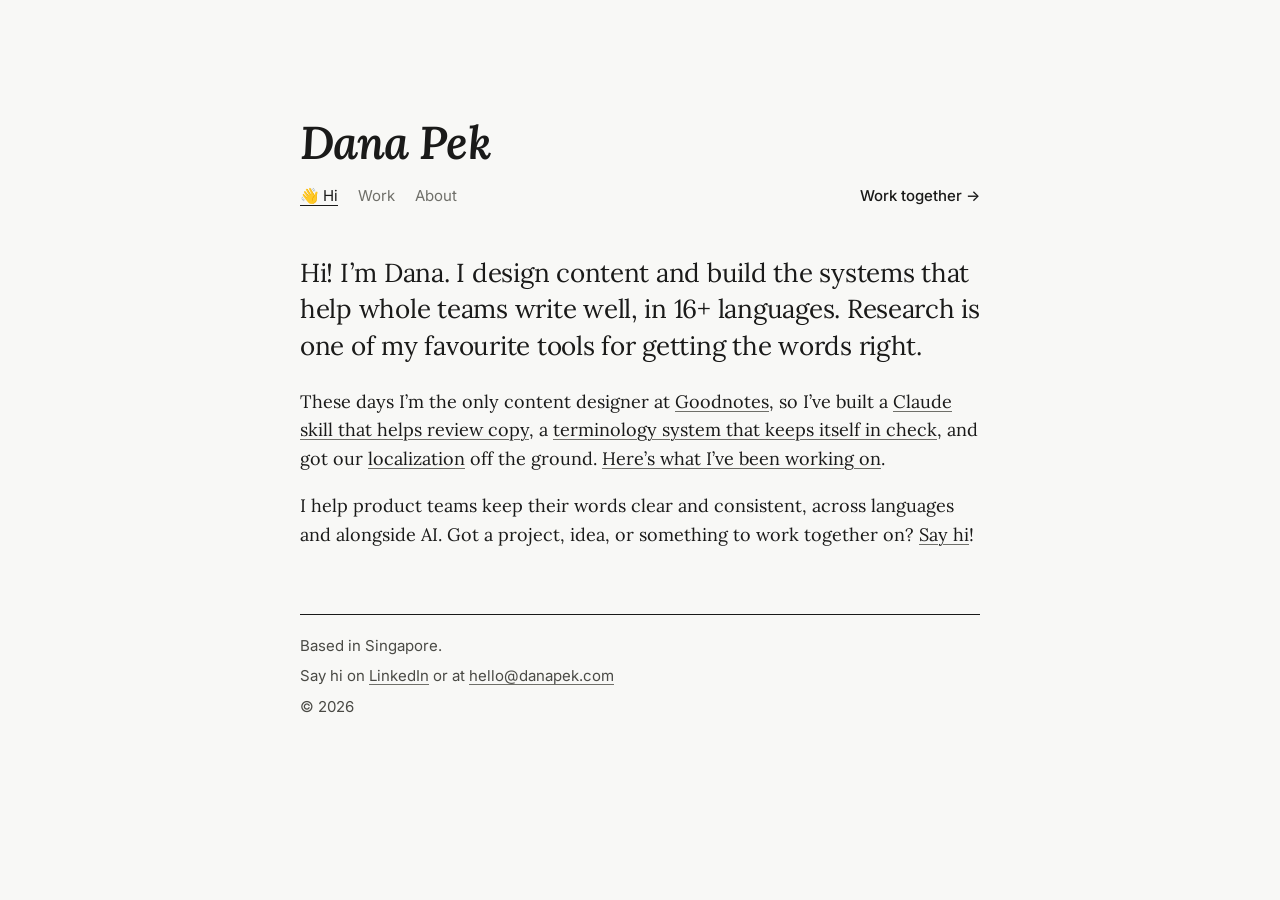
<file: index.html>
<!doctype html>
<html lang="en">
<head>
<meta charset="utf-8">
<meta name="viewport" content="width=device-width, initial-scale=1, viewport-fit=cover">
<link rel="icon" href="favicon.svg" type="image/svg+xml">
<link rel="icon" href="favicon.ico" sizes="32x32">
<link rel="apple-touch-icon" href="apple-touch-icon.png">
<title>Dana Pek | Content Engineer</title>
<meta name="claude:viewport-fit-sides" content="cover">
<meta name="description" content="Dana Pek, content engineer. Language systems, terminology, AI content tooling and localization for products in 16+ languages. Open to new roles and to working together on projects.">
<link rel="canonical" href="https://danapek.com/">
<meta property="og:type" content="website">
<meta property="og:title" content="Dana Pek, content engineer">
<meta property="og:description" content="Dana Pek, content engineer. Language systems, terminology, AI content tooling and localization for products in 16+ languages. Open to new roles and to working together on projects.">
<meta property="og:url" content="https://danapek.com/">
<meta property="og:image" content="https://danapek.com/img/running.jpg">
<meta name="twitter:card" content="summary_large_image">
<link rel="preconnect" href="https://fonts.googleapis.com">
<link rel="preconnect" href="https://fonts.gstatic.com" crossorigin>
<link rel="stylesheet" href="https://fonts.googleapis.com/css2?family=Lora:ital,wght@0,400;0,500;1,400;1,600&family=Inter:wght@400;500&display=swap">
<style>
/* ============================================================
   Dana Pek: visual system
   One reading column. Serif carries the writing; sans is only
   for small details and controls. Six type sizes, no others.
   ============================================================ */
:root{
  color-scheme:light;

  /* Colour */
  --bg:#F8F8F6;      /* paper */
  --ink:#1A1A19;     /* headings, titles, prose */
  --body:#4A4A45;    /* descriptions, lists, supporting text */
  --muted:#6F6F69;   /* details: dates, tags, captions, inactive nav */
  --line:#DCDCD6;    /* rules between rows */
  --hl:#FFF1A8;      /* highlighter, used sparingly */

  /* Families */
  --serif:"Lora", Georgia, "Times New Roman", serif;
  --sans:"Inter", system-ui, -apple-system, "Segoe UI", sans-serif;

  /* Type scale: the only six sizes on the site */
  --t-display: italic 600 clamp(38px,5vw,46px)/1.1 var(--serif); /* your name */
  --t-lead:    400 clamp(22px,2.6vw,26px)/1.4 var(--serif);       /* opening paragraph of each page */
  --t-heading: italic 400 clamp(22px,2.6vw,26px)/1.3 var(--serif);/* section headings */
  --t-title:   500 clamp(19px,2vw,21px)/1.3 var(--serif);         /* project, package and row titles */
  --t-body:    400 18px/1.6 var(--serif);                         /* all reading text */
  --t-ui:      400 15px/1.5 var(--sans);                          /* nav, filters, footer */
  --t-meta:    400 14px/1.5 var(--sans);                          /* dates, tags, captions, labels */

  /* Spacing */
  --s-1:4px; --s-2:8px; --s-3:12px; --s-4:16px; --s-5:20px; --s-6:32px; --s-7:48px; --s-8:64px;
  --measure:720px;
}
*{box-sizing:border-box}
body{background:var(--bg);color:var(--ink);font:var(--t-body);-webkit-font-smoothing:antialiased}
a{color:inherit;text-decoration:underline;text-decoration-thickness:1px;text-underline-offset:3px;text-decoration-color:var(--muted)}
a:hover{text-decoration-color:var(--ink)}
:focus-visible{outline:2px solid var(--ink);outline-offset:3px}

/* Page frame */
.page{max-width:var(--measure);margin:0 auto;padding-left:max(20px, env(safe-area-inset-left, 0px));padding-right:max(20px, env(safe-area-inset-right, 0px));padding-block:clamp(48px,9vw,110px) var(--s-7)}
h1{font:var(--t-display);letter-spacing:-.02em;margin:0}
nav{margin-top:var(--s-4);font:var(--t-ui);display:flex;flex-wrap:wrap;gap:var(--s-1) var(--s-5)}
nav a{color:var(--muted);text-decoration:none}
nav a:hover{color:var(--ink)}
nav a[aria-current="page"]{color:var(--ink);text-decoration:underline;text-underline-offset:4px}
/* Primary link: the one call to action. Separated and in ink, never a filled button. */
a.cta{color:var(--ink);font:500 15px/1.5 var(--sans);text-decoration:none}
a.cta::after{content:" →"}
a.cta:hover{text-decoration:underline;text-underline-offset:4px}
nav a.cta{margin-left:auto}
.view .pkg p.go{margin:16px 0 0}
.page > footer{margin-top:var(--s-8);padding-top:var(--s-5);border-top:1px solid var(--ink);font:var(--t-ui);color:var(--body)}
.page > footer p{margin:0 0 var(--s-2)}

/* Text */
.view{margin-top:var(--s-7)}
.view p{margin:0 0 1em;text-wrap:pretty}
.view p.lead{font:var(--t-lead);letter-spacing:-.01em;color:var(--ink);margin-bottom:.9em}
h2{font:var(--t-heading);color:var(--ink);margin:var(--s-8) 0 var(--s-4)}
.view p.away{margin-top:var(--s-8)}
.todo{background:var(--hl);padding:0 3px}
.draft,.draft-inline{display:none}
.drafts .draft{display:block}
.drafts .draft-inline{display:inline}

/* Bullet list (any list of points) */
.offer,.fit,.proj ul{margin:0 0 1em;padding-left:1.1em;color:var(--body)}
.offer li,.fit li,.proj li{margin-bottom:var(--s-1)}
.offer li::marker,.fit li::marker,.proj li::marker{color:var(--muted)}
.proj li b{font-weight:600;color:var(--ink)}

/* Row: the core component. Title, meta line, description, rule between. */
.list{list-style:none;margin:0;padding:0}
.list li{display:block;padding:var(--s-5) 0;border-bottom:1px solid var(--line)}
.list li:first-child{border-top:1px solid var(--line)}
.list li[hidden],.featured .proj[hidden]{display:none}
.list .lt,.proj .pt,.pkg h3{display:block;font:var(--t-title);color:var(--ink);margin:0}
.list .s,.proj .pm,.view .pkg p.dur{display:block;font:var(--t-meta);color:var(--muted);margin:2px 0 var(--s-1)}
.list small,.proj .po,.view .pkg p{display:block;font:var(--t-body);color:var(--body);margin:0;padding-right:52px}
.pill::before{content:"· "}
.rows .pkg{padding:var(--s-5) 0;border-top:1px solid var(--line)}
.rows .pkg:last-child{border-bottom:1px solid var(--line)}
.start .offer{margin:12px 52px 0 0}
@media (max-width:540px){.start .offer{margin-right:0}}
.view .pkg p.rel{font:var(--t-meta);color:var(--muted);margin-top:var(--s-2)}
@media (max-width:540px){.list small,.proj .po,.view .pkg p{padding-right:0}}

/* Expandable row */
.featured{display:grid}
.proj{border-top:1px solid var(--line);scroll-margin-top:24px}
.proj summary{list-style:none;cursor:pointer;display:grid;grid-template-columns:minmax(0,1fr) auto;gap:var(--s-4);align-items:start;padding:var(--s-5) 0}
.proj summary::-webkit-details-marker{display:none}
.proj summary:focus-visible{outline:2px solid var(--ink);outline-offset:2px}
.proj summary:focus:not(:focus-visible){outline:none}
.proj .sum{display:block;min-width:0}
.proj summary:hover .pt{text-decoration:underline;text-decoration-thickness:1px;text-underline-offset:4px}
.proj .tog{width:28px;height:28px;border:1px solid var(--line);border-radius:50%;position:relative;margin-top:2px}
.proj .tog::before,.proj .tog::after{content:"";position:absolute;left:50%;top:50%;width:11px;height:1.5px;background:var(--ink);transform:translate(-50%,-50%)}
.proj .tog::after{transform:translate(-50%,-50%) rotate(90deg);transition:opacity .2s}
.proj[open] .tog::after{opacity:0}
.proj summary:hover .tog{border-color:var(--muted)}
.proj .body{padding:0 52px var(--s-6) 0;color:var(--body)}
.view .proj p.prob{color:var(--ink);margin:0 0 var(--s-3)}
.view .proj p.meta.tags{font:var(--t-meta);color:var(--body);margin:var(--s-5) 0 0}
.view .proj p.call{margin:0 0 1em;padding-left:var(--s-4);border-left:2px solid var(--ink)}
.proj p.call b{font-weight:600;color:var(--ink)}
@media (max-width:540px){.proj .body{padding-right:0}}

/* Filters */
.pills{display:flex;flex-wrap:wrap;gap:var(--s-1) var(--s-4);margin:0 0 var(--s-5);font:var(--t-ui);color:var(--muted)}
.pills::before{content:"Show:"}
.pills button{font:inherit;color:var(--muted);background:none;border:0;padding:0;cursor:pointer}
.pills button:hover{color:var(--ink)}
.pills button[aria-pressed="true"]{color:var(--ink);text-decoration:underline;text-underline-offset:4px;text-decoration-thickness:1px}

/* Numbered steps */
.steps{list-style:none;counter-reset:s;margin:0;padding:0}
.steps li{counter-increment:s;display:grid;grid-template-columns:32px minmax(0,1fr);padding:var(--s-3) 0;border-top:1px solid var(--line);color:var(--body)}
.steps li:last-child{border-bottom:1px solid var(--line)}
.steps li::before{content:counter(s);font:var(--t-meta);color:var(--muted);padding-top:3px}

/* Label / value table */
.know{display:grid;grid-template-columns:140px minmax(0,1fr);margin:0}
.know dt,.know dd{padding:var(--s-3) 0;border-top:1px solid var(--line);margin:0}
.know dt{font:var(--t-meta);color:var(--muted);padding-top:15px}
.know dd{color:var(--body)}
.know dt:last-of-type,.know dd:last-of-type{border-bottom:1px solid var(--line)}
@media (max-width:540px){.know{grid-template-columns:1fr}.know dd{border-top:0;padding-top:0}.know dt:last-of-type{border-bottom:0}}

/* Images */
figure{margin:var(--s-5) 0 0}
.proj figure img{display:block;width:100%;height:auto;border:1px solid var(--line);background:#fff}
.proj .gal{display:grid;grid-template-columns:1fr 1fr;gap:var(--s-5);margin-top:var(--s-5)}
.proj .gal figure{margin:0}
.proj .gal .wide{grid-column:1/-1}
.proj .gal img{aspect-ratio:1/1;object-fit:cover}
.proj .gal .wide img{aspect-ratio:auto}
@media (max-width:640px){.proj .gal{grid-template-columns:1fr}}
figcaption{font:var(--t-meta);color:var(--muted);margin-top:var(--s-2)}
.photos{display:grid;grid-template-columns:repeat(3,minmax(0,1fr));gap:var(--s-3);margin-top:var(--s-2)}
.photos figure{margin:0;min-width:0}
.photos .ph{aspect-ratio:4/5;max-width:100%;background:#EDEDE8;display:flex;align-items:center;justify-content:center;font:var(--t-meta);color:var(--muted);text-align:center;padding:var(--s-2)}
.photos img{display:block;width:100%;aspect-ratio:4/5;object-fit:cover}
.photos figcaption{margin-top:6px}
@media (max-width:600px){.photos{grid-template-columns:repeat(2,minmax(0,1fr))}}

/* Quote */
.quote{margin:0 0 var(--s-5);padding-left:var(--s-5);border-left:2px solid var(--line)}
.view .quote p{font-style:italic;margin:0 0 6px}
.quote footer{font:var(--t-meta);color:var(--muted)}
/* Motion figures (scoped to .mo): shared engine, three demos */
.mo .s3 .u .old{opacity:0;transform:translateY(-6px);filter:blur(2px)}
.mo .s3 .u .new{opacity:1;transform:none;filter:none}
.mo .on3 .u .mark{background-size:100% 100%}
.mo .arex.s1 .t .new,.mo .skill.s1 .t .new{color:inherit}
.mo .arex,.mo .skill{font-family:var(--sans);color:#1f1f1f;max-width:380px}
.mo .arex .sheet-h{display:flex;gap:10px;align-items:flex-start;font:600 16px/1.35 var(--sans);margin-bottom:12px}
.mo .arex .info{background:#eef3ff;color:#2f55d4;border-radius:10px;padding:12px 14px;font-size:13px;line-height:1.5;margin-bottom:12px}
.mo .arex .slots{display:grid;grid-template-columns:1fr 1fr;gap:8px;margin-bottom:14px}
.mo .arex .slots span{border:1px solid #ddd;border-radius:8px;text-align:center;font-size:12px;padding:7px 0;color:#444}
.mo .arex .acard{border:1px solid #e6e6e6;border-radius:12px;padding:12px 14px;font-size:13px;line-height:1.5}
.mo .arex .acard b{display:block;font-size:14px;margin-bottom:6px}
.mo .idtag{display:inline-block;font:500 10px/1 var(--sans);color:#6f6f69;border:1px solid #dcdcd6;border-radius:3px;padding:2px 5px;margin-bottom:4px;letter-spacing:.02em}
.mo .notes b{font-weight:500;color:inherit}
.mo .skill .dlg{border:1px solid #e6e6e6;border-radius:14px;padding:20px;background:#fff}
.mo .skill .title{font:600 17px/1.35 var(--sans);margin-bottom:6px}
.mo .skill .sub{font-size:14px;color:#555;line-height:1.5;margin:0 0 16px}
.mo .skill .btn{display:inline-block;background:#1f1f1f;color:#fff;border-radius:8px;padding:8px 14px;font:500 13px/1.3 var(--sans);transition:outline-color .4s ease;outline:3px solid transparent;outline-offset:2px}
.mo .skill.on3 .btn{outline-color:var(--hl)}
.mo .mocap a{color:inherit}
/* ---------- The motion figure ---------- */
.mo{margin:var(--s-5) 0 0}
.mo .stage{border:1px solid var(--line);background:#fff;display:grid;grid-template-columns:minmax(0,1fr) 210px;gap:var(--s-6);padding:var(--s-6)}
@media (max-width:640px){.mo .stage{grid-template-columns:1fr;gap:var(--s-5);padding:var(--s-5)}}

/* Recreated product module: keeps its own look, like a screenshot would */
.mo .app{font-family:var(--sans);color:#1f1f1f;max-width:380px}
.mo .app .rt{display:flex;align-items:baseline;gap:6px;margin-bottom:18px}
.mo .app .rt b{font:600 34px/1 var(--sans);letter-spacing:-.5px}
.mo .app .rt span{font-size:13px;color:#666}
.mo .app .rt .stars{color:#f09b1a;font-size:16px;letter-spacing:1px;margin-left:6px}
.mo .head{display:grid;grid-template-columns:28px 1fr;column-gap:10px;align-items:center;margin-bottom:12px}
.mo .icon{grid-row:span 2;width:28px;height:28px;position:relative}
.mo .icon svg{position:absolute;inset:0;transition:opacity .5s ease, transform .5s ease}
.mo .swap{position:relative;display:inline-grid}
.mo .swap > span{grid-area:1/1;transition:opacity .45s ease, transform .45s ease, filter .45s ease}
.mo .swap .new{opacity:0;transform:translateY(6px);filter:blur(2px)}
.mo .title{font:600 18px/1.3 var(--sans)}
.mo .sub{font-size:13px;color:#666;margin-top:2px}
.mo .mark{background-image:linear-gradient(var(--hl),var(--hl));background-repeat:no-repeat;background-size:0% 100%;background-position:left;transition:background-size .5s ease;padding:0 2px;margin:0 -2px}
.mo .card{border-radius:14px;padding:14px 16px;background:#f1f1f1;transition:background-color .6s ease}
.mo .card .ct{display:flex;justify-content:space-between;font:600 15px/1.3 var(--sans);margin-bottom:6px}
.mo .count{font-weight:400;font-size:13px;color:#777;transition:opacity .45s ease}
.mo .card p{font:400 14px/1.5 var(--sans);margin:0;color:#2a2a2a}
.mo .fb{display:flex;gap:16px;margin-top:10px;font-size:12px;color:#666;transition:opacity .45s ease}
.mo .fb > span{display:inline-flex;align-items:center;gap:4px}
.mo .fb svg{width:14px;height:14px}
.mo .fb .lbl{display:inline-block;max-width:7em;overflow:hidden;white-space:nowrap;transition:opacity .45s ease, max-width .5s ease}

/* After state */
.mo .s1 .t .old,.mo .s2 .s .old{opacity:0;transform:translateY(-6px);filter:blur(2px)}
.mo .s1 .t .new,.mo .s2 .s .new{opacity:1;transform:none;filter:none}
.mo .s1 .icon .i-old{opacity:0;transform:scale(.8)}
.mo .s1 .icon .i-new{opacity:1;transform:none}
.mo .icon .i-new{opacity:0;transform:scale(.8)}
.mo .s1 .t .new{color:#2b2f9e}
.mo .s3 .count{opacity:0}
.mo .done .card{background:#f1f4fb}
.mo .done .fb .lbl{opacity:0;max-width:0}
.mo .on1 .t .mark,.mo .on2 .s .mark,.mo .on3 .count-mark{background-size:100% 100%}

/* Notes: numbered, in Dana's voice, taken from the Work page */
.mo .notes{list-style:none;margin:0;padding:0;font:var(--t-meta);color:var(--muted);counter-reset:n}
.mo .notes li{counter-increment:n;padding:var(--s-3) 0;border-top:1px solid var(--line);transition:color .4s ease}
.mo .notes li:last-child{border-bottom:1px solid var(--line)}
.mo .notes li::before{content:counter(n) "  ";color:var(--muted)}
.mo .notes li.active{color:var(--ink)}
.mo .notes .tag{color:var(--muted)}
.mo .notes .tag::after{content:"\A";white-space:pre}
.mo .notes .tag.blocker{color:var(--ink);font-weight:500}
.mo .figlabel{font:var(--t-meta);color:var(--muted);margin:0 0 var(--s-2);opacity:0;transition:opacity .4s ease}
.mo .stage:has(.app.done) .figlabel{opacity:1}
.mo .state{font:var(--t-meta);color:var(--muted);margin:0 0 var(--s-3)}

/* Caption + controls under the frame */
.mo .mocap{font:var(--t-meta);color:var(--muted);margin-top:var(--s-2);display:flex;flex-wrap:wrap;justify-content:space-between;gap:var(--s-2) var(--s-4)}
.mo .ctl{display:flex;gap:var(--s-4)}
.mo .ctl button{font:var(--t-meta);color:var(--muted);background:none;border:0;padding:0;cursor:pointer;text-decoration:underline;text-decoration-thickness:1px;text-underline-offset:3px}
.mo .ctl button[aria-pressed="true"]{color:var(--ink)}
.mo .ctl button:focus-visible{outline:1px solid var(--ink);outline-offset:3px}
.mo .sr{position:absolute;width:1px;height:1px;overflow:hidden;clip:rect(0 0 0 0);white-space:nowrap}


@media (prefers-reduced-motion: reduce){.mo *,.mo *::before,.mo *::after{transition:none !important}}
.mo{margin:var(--s-5) 0 0}
.mo .stage{grid-template-columns:minmax(0,1fr) 180px}
@media (max-width:640px){.mo .stage{grid-template-columns:1fr}}

</style>
</head>
<body>

<div class="page">
  <header>
    <h1>Dana Pek</h1>
    <nav aria-label="Pages">
      <a href="#hi" data-v="hi">👋 Hi</a>
      <a href="#work" data-v="work">Work</a>
      <a href="#about" data-v="about">About</a>
      <a href="#collaborate" data-v="collaborate" class="cta">Work together</a>
    </nav>
  </header>

  <main>
    <!-- HOME -->
    <section class="view" id="v-hi">
      <p class="lead">Hi! I’m Dana. I design content and build the systems that help whole teams write well, in 16+ languages. Research is one of my favourite tools for getting the words right.</p>
      <p>These days I’m the only content designer at <a href="https://www.goodnotes.com" target="_blank" rel="noopener">Goodnotes</a>, so I’ve built a <a href="#claude-skill">Claude skill that helps review copy</a>, a <a href="#terminology">terminology system that keeps itself in check</a>, and got our <a href="#localization">localization</a> off the ground. <a href="#work">Here’s what I’ve been working on</a>.</p>
      <p>I help product teams keep their words clear and consistent, across languages and alongside AI. Got a project, idea, or something to work together on? <a href="mailto:hello@danapek.com">Say hi</a>!</p>
    </section>

    <!-- WORK -->
    <section class="view" id="v-work" hidden>
      <p class="lead">A few things I’ve made lately. Happy to walk you through any of them over a call.</p>
      <div class="pills" id="pills" role="group" aria-label="Filter by category"></div>
      <div class="featured" id="featured"></div>
      <ul class="list full" id="work-list"></ul>
    </section>

    <!-- ABOUT -->
    <section class="view" id="v-about" hidden>
      <p class="lead">I design content and build content systems and tools at Goodnotes, used by 25M+ people a month.</p>
      <p>Before this, I helped make it easier for 20M monthly travellers to book trips at Klook, simplified investing with Longbridge, and improved access to maths education with Oppia. In a past life, I worked in defence policy at Singapore’s Ministry of Defence, and studied English literature and history at uni. Both turned out surprisingly useful for negotiating language, systems and ambiguities.</p>
      <p>Research has always been part of how I work. At Klook it took up about a third of my time. I’d rather test a word with real people than argue about it in a meeting.</p>
      <h2>What I go deep on</h2>
      <p>Content design and content engineering:</p>
      <ul class="offer">
        <li>Designing how an agent talks: what it says, when it asks, when it hands over, and what it won’t do</li>
        <li>Writing the system prompts and reference files that shape how a model behaves</li>
        <li>Terminology and taxonomies that people and AI can both read</li>
        <li>Regular quality checks on AI-written copy, so we know what’s getting better and what isn’t</li>
        <li>AI workflows that connect Slack, Notion, Claude and n8n, to take the grunt work off everyone’s plate</li>
      </ul>
      <h2>What I bring alongside it</h2>
      <ul class="offer">
        <li>User research: interviews, usability tests, card sorts and content testing. I started Klook’s research practice from scratch.</li>
        <li>Localization: working with translators and vendors, and getting source copy ready for 16+ languages</li>
        <li>Information architecture: page structures and templates that hold up as products grow</li>
        <li>Copy experiments and A/B tests, using behavioural principles like loss aversion and reward framing</li>
        <li>Accessible copy, written to WCAG 2.1</li>
        <li>Getting product, design, marketing, legal, compliance and localization on the same page, early</li>
        <li>Leading writers: hiring, onboarding and coaching, with a competency framework to grow against</li>
      </ul>
      <dl class="know">
        <dt>Languages</dt><dd>English (native), Chinese (bilingual), Japanese (JLPT N2)</dd>
        <dt>Tools</dt><dd>GitHub (string files, Actions, CI checks), Notion, n8n, Claude, Figma, Maze</dd>
        <dt>Research</dt><dd>Content testing, usability testing, interviews, card sorts, cloze and highlighter tests; 20+ studies across 10+ markets</dd>
      </dl>
      <p class="away">Outside of work, I spend as much time away from my computer as possible: hiking, running, training, doing and teaching Pilates, travelling, taking pictures, reading, and learning Japanese and French.</p>
      <div class="photos" id="photos" aria-label="Photos"></div>
    </section>

    <!-- FREELANCE -->
    <section class="view" id="v-collaborate" hidden>
      <p class="lead">I love helping product teams whose words need to work in more than one language, or alongside AI.</p>
      <p>I can probably help if:</p>
      <ul class="fit">
        <li>you don’t have a content designer yet, and your product reads like five people wrote it</li>
        <li>you’re launching AI features and want them to sound right and behave predictably</li>
        <li>you’re going multilingual and want to get the source right first</li>
      </ul>

      <h2>Start here</h2>
      <div class="pkgs rows start">
        <div class="pkg">
          <h3>Terminology audit and glossary setup</h3>
          <p class="dur">2 to 3 weeks · fixed price</p>
          <p>I look at how your product names things across screens, languages and AI output, then set up a glossary that your team and your tools can both use.</p>
          <ul class="offer">
            <li>An audit of the terms you use today, with the inconsistencies that matter most</li>
            <li>A starter glossary of your core terms, with approved and avoided versions, and notes for translators and AI</li>
            <li>A simple way to keep it up to date, in the tools you already use</li>
            <li>A walkthrough, so your team can run it without me</li>
          </ul>
          <p class="go"><a class="cta" href="mailto:hello@danapek.com?subject=Terminology%20audit">Say hi to get started</a></p>
          <p class="rel">Related: <a href="#terminology">terminology system</a></p>
        </div>
      </div>

      <h2>Other ways to work together</h2>
      <div class="pkgs rows">
        <div class="pkg">
          <h3>Build your language system</h3>
          <p class="dur">4 to 8 weeks · fixed price</p>
          <p>Terminology, voice and tone principles, and templates, set up in the tools you already use. I can also build a Claude skill that checks copy against them, so the system keeps working after I leave.</p>
          <p class="rel">Related: <a href="#terminology">terminology system</a>, <a href="#claude-skill">content design skill</a></p>
        </div>
        <div class="pkg">
          <h3>Content for AI features</h3>
          <p class="dur">3 to 6 weeks · fixed price</p>
          <p>Agent persona and behaviour, system prompts and reference files, and a rubric for checking AI output quality, backed by user testing.</p>
          <p class="rel">Related: <a href="#klook-reviews">Klook’s first AI features</a></p>
        </div>
        <div class="pkg">
          <h3>Localization readiness</h3>
          <p class="dur">2 to 4 weeks · fixed price</p>
          <p>Translation-ready source copy, string conventions, context for translators and checks in your CI, in English, Chinese or Japanese.</p>
          <p class="rel">Related: <a href="#localization">scaling localization across 16+ languages</a></p>
        </div>
        <div class="pkg">
          <h3>Notification and email overhaul</h3>
          <p class="dur">3 to 6 weeks · fixed price</p>
          <p>I audit your emails, texts and push notifications, map every scenario, and turn them into clear templates your team can reuse. We test them before launch and check the numbers after.</p>
          <p class="rel">Related: <a href="#pre-trip">pre-trip messaging at Klook</a></p>
        </div>
        <div class="pkg">
          <h3>Ongoing support</h3>
          <p class="dur">Monthly</p>
          <p>Copy reviews, content testing and keeping your terminology up to date, for teams that want a content designer part time.</p>
        </div>
      </div>

      <h2>How it works</h2>
      <ol class="steps">
        <li>You send me a quick note about your product and what’s bugging you.</li>
        <li>We hop on a 30-minute call.</li>
        <li>I send a short proposal with scope, timeline and a fixed price.</li>
        <li>I work in your tools: Figma, GitHub, Notion, Slack.</li>
        <li>I hand over everything with a walkthrough, so your team can run it without me.</li>
      </ol>

      <h2>What people say</h2>
      <blockquote class="quote"><p>“When Dana first joined Klook, I sent her a UX writing request. It was long and chunky. She simply rewrote it as ‘We’ll keep you updated.’ That moment showed me the power of great UX writing, and Dana’s instinct for clarity and user focus. […] Dana quickly became a user research lead and was later invited to conduct interviews at Klook’s Travel Fest in Sydney!”</p><footer>Penny T, Content designer, ex-colleague at Klook</footer></blockquote>
      <blockquote class="quote"><p>“Exceeded expectations [with her 0-1 research] very useful for B2C and B2B platform design.”</p><footer>Kathy C, Product manager, ex-colleague at Klook</footer></blockquote>
      <blockquote class="quote"><p>“Useful insights that helped clarify design direction and provided useful suggestions to improve the user experience. Dana also provided UX writing solutions to improve the B2B experience. This was not an easy thing to achieve.”</p><footer>Kelsey J, Product designer, ex-colleague at Klook</footer></blockquote>

      <h2>Good to know</h2>
      <dl class="know">
        <dt>Based in</dt><dd>Singapore, working remotely across Asia, Europe and US time zones</dd>
        <dt>Languages</dt><dd>English, Chinese, Japanese</dd>
        <dt>Rates</dt><dd>Fixed price per project, shared after our first call</dd>
      </dl>

      <h2>Get in touch</h2>
      <p>Say hi at <a href="mailto:hello@danapek.com">hello@danapek.com</a>. Tell me a little about your product, the languages you work in, what’s not working and when you’d like to start.</p>
    </section>
  <template id="tpl-motion-arex">
<figure class="mo" id="mo-arex-fig" aria-labelledby="mo-arex-cap">
      <div class="stage">
        <div>
          <p class="state" id="mo-arex-state" aria-hidden="true">Before</p>
          <div class="app arex" id="mo-arex-app" role="img" aria-label="Ticket activation for Seoul’s AREX airport train. Before: a sheet titled Departure time selection with one long rule. After: titled Activate your ticket, with three short facts, and a clearer status card. Each string is tagged with its text ID.">
            <div class="sheet-h"><span aria-hidden="true">✕</span><span class="t"><span class="idtag">120022</span><br><span class="swap"><span class="old"><span class="mark">Departure time selection</span></span><span class="new"><span class="mark">Activate your ticket</span></span></span></span></div>
            <div class="info s"><span class="idtag">120023</span><br><span class="swap"><span class="old"><span class="mark">Tickets should be activated on the day of travel, and cannot be changed after activation. Select your preferred departure period, and seats on the earliest available train will be automatically reserved. If no trains are available, please try another departure period.</span></span><span class="new"><span class="mark">Select a departure time to activate your ticket. You can do this up to 2 months before your departure date. Changes aren’t allowed after. Seats will be automatically reserved.</span></span></span></div>
            <div class="slots" aria-hidden="true"><span>06:00–06:40</span><span>06:40–07:20</span><span>07:20–08:00</span><span>08:00–08:40</span></div>
            <div class="acard u"><b>Status: To be activated</b><span class="idtag">120018</span><br><span class="swap"><span class="old"><span class="mark">Activate your ticket: Starting from 2 months before your departure date. As demand for AREX is high, we recommend reserving your train in advance.</span></span><span class="new"><span class="mark">Activate your ticket by reserving your train. You can do this up to 2 months before your departure date. As demand for AREX is high, we recommend reserving your train in advance.</span></span></span></div>
          </div>
        </div>
        <ol class="notes" id="mo-arex-notes">
          <li data-step="1"><b>120022</b> The title says what you’re doing: “Activate your ticket”.</li>
          <li data-step="2"><b>120023</b> One long rule became three short facts: when, what can’t change, what happens next.</li>
          <li data-step="3"><b>120018</b> The status card says how to activate before the reminder about demand.</li>
        </ol>
      </div>
      <figcaption class="mocap">
        <span id="mo-arex-cap">Ticket activation for Seoul’s airport train, string by string. <a href="img/arex-activation.png" target="_blank" rel="noopener">See the working board</a></span>
        <span class="ctl">
          <button type="button" id="mo-arex-b-before" aria-pressed="true">Before</button>
          <button type="button" id="mo-arex-b-after" aria-pressed="false">After</button>
          <button type="button" id="mo-arex-b-play" aria-pressed="false">Play</button>
        </span>
      </figcaption>
      <p class="sr" aria-live="polite" id="mo-arex-live"></p>
    </figure>
</template>
<template id="tpl-motion-skill">
<figure class="mo" id="mo-skill-fig" aria-labelledby="mo-skill-cap">
      <div class="stage">
        <div>
          <p class="state" id="mo-skill-state" aria-hidden="true">Input</p>
          <div class="app skill" id="mo-skill-app" role="img" aria-label="Illustrative example of the content design skill reviewing an error dialog. It flags a tone blocker and two suggestions, for clarity and consistency, suggests rewrites, then posts the review to Figma as annotations: Oops! Something went wrong becomes We couldn’t save your note; Please try again later becomes Check your connection, then try again; OK becomes Try again.">
            <div class="dlg">
              <div class="title t"><span class="swap"><span class="old"><span class="mark">Oops! Something went wrong</span></span><span class="new"><span class="mark">We couldn’t save your note</span></span></span></div>
              <div class="sub s"><span class="swap"><span class="old"><span class="mark">Please try again later.</span></span><span class="new"><span class="mark">Check your connection, then try again.</span></span></span></div>
              <div class="btns"><span class="btn u"><span class="swap"><span class="old">OK</span><span class="new">Try again</span></span></span></div>
            </div>
          </div>
        </div>
        <div class="anno">
          <p class="figlabel" aria-hidden="true">Figma · Copy review</p>
          <ol class="notes" id="mo-skill-notes">
            <li data-step="1"><span class="tag blocker">Blocker</span><b>Tone</b> “Oops” makes light of a lost note. Say what happened.</li>
            <li data-step="2"><span class="tag">Suggestion</span><b>Clarity</b> “Try again later” leaves people stuck. Tell them what to do.</li>
            <li data-step="3"><span class="tag">Suggestion</span><b>Consistency</b> Buttons name the action, not “OK”.</li>
          </ol>
        </div>
      </div>
      <figcaption class="mocap">
        <span id="mo-skill-cap">Illustrative example: the skill flags copy against our principles, suggests rewrites, then posts its review to Figma as annotations. Not real Goodnotes copy.</span>
        <span class="ctl">
          <button type="button" id="mo-skill-b-before" aria-pressed="true">Before</button>
          <button type="button" id="mo-skill-b-after" aria-pressed="false">After</button>
          <button type="button" id="mo-skill-b-play" aria-pressed="false">Play</button>
        </span>
      </figcaption>
      <p class="sr" aria-live="polite" id="mo-skill-live"></p>
    </figure>
</template>
<template id="tpl-motion-term">
<figure class="mo" id="mo-term-fig" aria-labelledby="mo-term-cap">
      <div class="stage">
        <div>
          <p class="state" id="mo-term-state" aria-hidden="true">Draft</p>
          <div class="app skill" id="mo-term-app" role="img" aria-label="Illustrative example of a draft string checked against the glossary, with invented terms. Turn on Cloud Vault becomes Turn on Backup; Your files stay safe in your Locker becomes Your files stay safe in your library; Start free trial becomes Try Plus for 7 days.">
            <div class="dlg">
              <div class="title t"><span class="swap"><span class="old"><span class="mark">Turn on Cloud Vault</span></span><span class="new"><span class="mark">Turn on Backup</span></span></span></div>
              <div class="sub s"><span class="swap"><span class="old"><span class="mark">Your files stay safe in your Locker.</span></span><span class="new"><span class="mark">Your files stay safe in your library.</span></span></span></div>
              <div class="btns"><span class="btn u"><span class="swap"><span class="old">Start free trial</span><span class="new">Try Plus for 7 days</span></span></span></div>
            </div>
          </div>
        </div>
        <ol class="notes" id="mo-term-notes">
          <li data-step="1"><b>Internal name</b> “Cloud Vault” is what the team calls it. People see “Backup”.</li>
          <li data-step="2"><b>Deprecated</b> “Locker” was retired. Use “library”.</li>
          <li data-step="3"><b>Usage note</b> Name the plan and the length. Say “free” only when no card is needed.</li>
        </ol>
      </div>
      <figcaption class="mocap">
        <span id="mo-term-cap">Illustrative example: a draft string checked against glossary entries. Invented terms, not real Goodnotes ones.</span>
        <span class="ctl">
          <button type="button" id="mo-term-b-before" aria-pressed="true">Before</button>
          <button type="button" id="mo-term-b-after" aria-pressed="false">After</button>
          <button type="button" id="mo-term-b-play" aria-pressed="false">Play</button>
        </span>
      </figcaption>
      <p class="sr" aria-live="polite" id="mo-term-live"></p>
    </figure>
</template>
<template id="tpl-motion-klook">
<figure class="mo" id="mo-klook-fig" aria-labelledby="mo-klook-cap">
      <div class="stage">
        <div>
          <p class="state" id="mo-klook-state" aria-hidden="true">Before</p>
          <div class="app klook" id="mo-klook-app" role="img" aria-label="A hotel reviews module. Before: titled AI Summary, subtitle Based on real guest reviews, with a 1/5 counter on the card. After: titled Reviews summary, subtitle From real reviews, powered by AI, and no counter.">
            <div class="rt"><b>4.5</b><span>/5</span><span class="stars">★★★★☆</span><span>274 reviews</span></div>
            <div class="head">
              <div class="icon" aria-hidden="true">
                <svg class="i-old" viewBox="0 0 28 28"><rect x="5" y="9" width="18" height="13" rx="5" fill="#6b5be0"/><circle cx="11" cy="15.5" r="2" fill="#fff"/><circle cx="17" cy="15.5" r="2" fill="#fff"/><line x1="14" y1="9" x2="14" y2="5" stroke="#6b5be0" stroke-width="2"/><circle cx="14" cy="4.5" r="1.8" fill="#6b5be0"/></svg>
                <svg class="i-new" viewBox="0 0 28 28"><path d="M6 4l1.2 3L10 8.2 7.2 9.4 6 12.4 4.8 9.4 2 8.2 4.8 7z" fill="#2b2f9e"/><rect x="8" y="9" width="17" height="13" rx="6.5" fill="#2b2f9e"/><rect x="12" y="13.5" width="9" height="1.6" rx=".8" fill="#fff"/><rect x="12" y="16.5" width="6" height="1.6" rx=".8" fill="#fff"/></svg>
              </div>
              <div class="title t"><span class="swap"><span class="old"><span class="mark">AI Summary</span></span><span class="new"><span class="mark">Reviews summary</span></span></span></div>
              <div class="sub s"><span class="swap"><span class="old"><span class="mark">Based on real guest reviews</span> ⓘ</span><span class="new"><span class="mark">From real reviews, powered by AI</span> ⓘ</span></span></div>
            </div>
            <div class="card">
              <div class="ct">Overall impression <span class="count"><span class="mark count-mark">1/5</span></span></div>
              <p>A great choice for a comfortable stay in Osaka. The modern rooms, friendly staff, and convenient location provide a relaxing and enjoyable experience. (10 reviews)</p>
              <div class="fb" aria-hidden="true"><span><svg viewBox="0 0 16 16" fill="none" stroke="currentColor" stroke-width="1.3"><path d="M5 7v7H2.5V7zM5 7l3-5c1.2 0 1.8.8 1.5 2L9 6.5h4c.8 0 1.3.7 1.1 1.4l-1.3 5c-.2.7-.8 1.1-1.5 1.1H5"/></svg><span class="lbl">Helpful</span></span><span><svg viewBox="0 0 16 16" fill="none" stroke="currentColor" stroke-width="1.3" style="transform:rotate(180deg)"><path d="M5 7v7H2.5V7zM5 7l3-5c1.2 0 1.8.8 1.5 2L9 6.5h4c.8 0 1.3.7 1.1 1.4l-1.3 5c-.2.7-.8 1.1-1.5 1.1H5"/></svg><span class="lbl">Not helpful</span></span></div>
            </div>
          </div>
        </div>
        <ol class="notes" id="mo-klook-notes">
          <li data-step="1">Renamed “AI summary” to “Reviews summary”.</li>
          <li data-step="2">Moved AI into the subtitle.</li>
          <li data-step="3">Cut numbers users couldn’t place.</li>
        </ol>
      </div>
      <figcaption class="mocap">
        <span id="mo-klook-cap">Before and after: “AI summary” became “Reviews summary”.</span>
        <span class="ctl">
          <button type="button" id="mo-klook-b-before" aria-pressed="true">Before</button>
          <button type="button" id="mo-klook-b-after" aria-pressed="false">After</button>
          <button type="button" id="mo-klook-b-play" aria-pressed="false">Play</button>
        </span>
      </figcaption>
      <p class="sr" aria-live="polite" id="mo-klook-live"></p>
    </figure>
</template>
  </main>

  <footer>
    <p>Based in Singapore.</p>
    <p>Say hi on <a href="https://www.linkedin.com/in/danapek" target="_blank" rel="noopener">LinkedIn</a> or at <a href="mailto:hello@danapek.com">hello@danapek.com</a></p>
    <p>© 2026<span id="updated"> · Updated <time datetime="__UPDATED_ISO__">__UPDATED__</time></span></p>
  </footer>
</div>

<script>
/* Full work list. Newest first. */
const WORK = [
  { s:"Goodnotes, 2026", t:"An eval loop for AI-written copy", d:"An LLM-as-judge loop that re-checks the skill’s output against our standard after every change.", k:"AI" },
  { s:"Goodnotes, 2026", t:"Testing copy with real users before it ships", d:"Label and flow tests in Maze with people in the UK, US and Germany, so wording rests on evidence.", k:"Research" },
  { s:"Goodnotes, 2026", t:"Feature naming, automated", d:"An n8n and Claude workflow that researches competitors and runs new names past Legal. Saves about 20 hours.", k:"Content ops" },
  { s:"Goodnotes, 2026", t:"An intake system for content design", d:"The team’s first Kanban workflow, service levels and request criteria.", k:"Content ops" },
  { s:"Longbridge, 2025", t:"Content strategy for AI features in a new brokerage app", d:"Chatbot, AI analysis and multilingual tools for a 0-to-1 product, written with Compliance.", k:"AI" },
  { s:"Klook, 2024–25", t:"Building Klook’s content design practice", d:"As team lead, I hired and coached UX writers, set up our standards, and got content into the UX phase.", k:"Content ops" },
  { s:"Klook, 2024–25", t:"Share previews people actually click", d:"Templates for about 35 share previews, with rules for each app from WeChat to Instagram. Click-throughs went up.", k:"Messaging" },
  { s:"Klook, 2024–25", t:"Partnering with localization across 10 languages", d:"Translator context, quality checks and a new voice and tone guide, plus a way to measure translation quality.", k:"Localization" },
  { s:"Klook, 2024", t:"One content structure for trains and buses", d:"One template for Shinkansen, Eurostar and more, built on research in four regions. It’s held since launch.", k:"Systems" },
  { s:"Oppia, 2022", t:"Onboarding for people new to apps", d:"Onboarding for learners new to apps and English, in Brazil, Sub-Saharan Africa and Pakistan. 100k+ downloads.", k:"Localization" },
];
/* Featured projects (expandable rows). hide:true keeps a project out of the featured list.
   img: path to a screenshot, e.g. "img/claude-skill-1.png". Leave "" for none.
   Text in [[double brackets]] is a placeholder, hidden until filled in. */
const FEATURED = [
  { slug:"claude-skill", k:"AI", where:"Goodnotes, 2026",
    t:"A content design skill that reviews copy and writes test variants",
    tags:["Content Engineering","AI Tooling","Prompt Engineering","Quality Evaluation"],
    alt:"The skill scoring a screen of UI copy against content principles",
    intro:"A Claude skill for grounded copy reviews without waiting for me: 100+ reviews for 20+ people since May 2026.",
    problem:"Copy review was a bottleneck. Every screen, string and experiment waited on me.",
    pts:["<b>Evaluation mode</b> scores copy against our content principles and returns flags and suggested rewrites.",
         "<b>Generative mode</b> turns a brief into A/B test variants with a rationale. Brief to testable variants went from days to minutes.",
         "It reads screens from Figma, flags terms that break [our glossary](#terminology), and can post its review back to Figma as annotations next to the design.",
         "An LLM-as-judge eval loop re-checks its output against our standard after every change, to catch regressions.",
         "It lives on Goodnotes’ internal skills marketplace, so anyone can run it."],
    call:"I kept evaluation and generation as separate modes. Combining them in one prompt made the output worse in both directions.",
    motion:"skill", fig:{ img:"", cap:"Evaluation mode: copy flagged against each principle, rewritten, then posted to Figma as annotations." } },
  { slug:"terminology", k:"Systems", where:"Goodnotes, 2026",
    t:"A terminology system built for people and AI",
    tags:["Content Engineering","Terminology Management","Content Governance","Quality Evaluation"],
    alt:"A glossary entry with internal and external names and a deprecation flag",
    intro:"One glossary for the whole org, used by 200+ people, our agencies and vendors, and the AI skills that check copy.",
    problem:"A glossary that only people can read, and that someone has to update by hand, doesn’t scale.",
    pts:["Every entry has an internal and an external name, deprecation flags and usage notes a model can act on.",
         "Product, marketing, agencies, vendors, the content design skill and the feature naming workflow all pull from the same source.",
         "Two skills keep it current: an audit that finds new terms, renames and duplicates for approval, and a weekly sync that publishes confirmed terms to the AI tools."],
    call:"I wrote usage notes precise enough for a model, not just for people. When the AI got something wrong, the fix was usually in the source doc, not the prompt.",
    motion:"term", fig:{ img:"", cap:"A draft string checked against glossary entries." } },
  { slug:"klook-research", k:"Research", where:"Klook, 2024–25",
    t:"Starting user research at Klook from scratch",
    tags:["UX Research","Content Design","Research Operations"],
    alt:"",
    intro:"Klook had no user research when I joined. In under a year, I ran 20+ studies and teams came to me.",
    problem:"Product decisions rested on assumptions, and teams didn’t yet trust research enough to wait for it.",
    pts:["Teams went from outsourcing research to an agency to sending their requests to me, alongside my UX writing work.",
         "<b>Japan transport:</b> interviews and usability tests with first-time travellers from the UK, Europe, Australia, New Zealand and the US. They knew where they were going, not which train to buy, so we made the case for organising transport by route. Nobody knew what “JR” meant, so “JR Pass” became “Japan Rail Pass”.",
         "<b>Klook Travel Fest Sydney:</b> on-site research with three colleagues, covering checkout, transport, tours and car rental. I led the platform topics. On the AI comparison tool, almost no one noticed the “VS” entry point, so we spelled out “Compare”.",
         "<b>Tours:</b> interviews, usability tests and a card sort together, because what people say isn’t always what they do. The findings shaped the listing page’s structure and what sits at the top.",
         "Piloted an AI survey tool with customers in Singapore, Japan and Indonesia, and shared what it could and couldn’t do.",
         "Trained newer researchers and built a research repository."],
    call:"I brought PMs and designers into every study: planning it together, sitting in on interviews, and a short retro after each session. They owned the findings, so the findings got built.",
    fig:{ img:"", cap:"" },
    gallery:[
      { img:"img/research-booth.jpg", alt:"A research booth called Klook Lab at Klook Travel Fest Sydney, with a sign offering a voucher for taking part", cap:"Our research booth at Klook Travel Fest Sydney. Travellers got a voucher for taking part." },
      { img:"img/research-in-person.jpg", alt:"Dana at a table with a participant, testing on a phone. Other faces are hidden.", cap:"Testing the live game with travellers at Klook Travel Fest Singapore." },
      { img:"img/research-kansai.jpg", alt:"A remote usability test on Klook’s site, searching for Kansai airport to Osaka. Participants’ faces are hidden.", cap:"A remote usability test: getting from Kansai Airport to Osaka." },
      { img:"img/research-workshop.jpg", alt:"Title slide: User interview workshop, Dana Pek, 22 May 2025", cap:"A user interview workshop I ran for colleagues." },
      { wide:true, img:"img/research-remote.jpg", alt:"Two tour pages on a phone, shared during remote sessions. Participants are hidden.", cap:"Interviews and usability tests with travellers in Taiwan and Australia, on the live app and a prototype." },
      { wide:true, img:"img/research-cardsort.jpg", alt:"A FigJam card sort of transport products, next to remote usability tests on Klook’s site", cap:"A card sort for transport categories, and remote usability tests." }
    ] },
  { slug:"gamification", k:"Growth", where:"Klook, 2024",
    t:"A game that brought lapsed buyers back",
    tags:["Content Design","Growth","UX Research"],
    alt:"Dana at a table testing the game on a phone with a traveller at Klook Travel Fest Singapore. Other faces are hidden.",
    intro:"Content for Klook’s first in-app game: about 15% more bookings per buyer, then relaunched in four more markets.",
    problem:"Product wanted to say everything at every touchpoint, and content usually arrived after the design was done.",
    pts:["Relaunched in Korea, China, Hong Kong and the Philippines on the content I designed.",
         "Joined before the wireframes were finished, and named the core ideas first: the verbs, the milestones, the rewards and the story from the first tap.",
         "Mapped every touchpoint with product, design, marketing, legal and localization.",
         "Tested the live game at Klook Travel Fest Singapore. Naming the prize (“stand a chance to win a 90% coupon”) beat “spin to win”, and the quick fixes went live straight away."],
    call:"I mocked up every touchpoint side by side, so everyone could see what fit on screen and what each stage needed to say. “Put it all in” turned into clear priorities.",
    fig:{ img:"img/research-in-person.jpg", cap:"Testing the live game with travellers at Klook Travel Fest Singapore." } },
  { slug:"pre-trip", k:"Messaging", where:"Klook, 2024–25",
    t:"Pre-trip messages travellers understand at a glance",
    tags:["Content Design","Lifecycle Messaging","Content Systems"],
    alt:"Ticket activation screens for the AREX airport train, with copy annotated by text ID",
    intro:"Pre-trip emails, texts and push turned into reusable templates, with fewer bad reviews and questions about changes.",
    problem:"Legacy messages didn’t match in style, tone or terms, so the same change could read three different ways.",
    pts:["Simplified the content across scenarios with senior management, product and business planning.",
         "Updated the support chatbot’s replies to match.",
         "Built a repository of templates that new cases could be added to, with tone and style guidelines.",
         "Rewrote ticket activation for Seoul’s airport train string by string, so every text ID in the flow tells the same story."],
    call:"I replaced “amendment” with “change” or “cancel”, the words travellers actually use, and made every notification clear at first glance.",
    motion:"arex", fig:{ img:"img/arex-activation.png", cap:"Ticket activation for Seoul’s airport train: each line of copy mapped to its text ID, then the English as it ships." } },
  { slug:"klook-reviews", k:"AI", where:"Klook, 2024–25",
    t:"Naming and shaping Klook’s first AI features",
    tags:["Conversational AI","Content Design","UX Research"],
    alt:"The Reviews summary module on a Klook hotel page, before and after",
    intro:"Naming and framing Klook’s first consumer AI features, from a reviews summary to “Travel buddy”, based on my own research.",
    problem:"In testing, travellers were wary of a module called “AI summary”, and worried it only showed the good reviews.",
    pts:["Ran the research myself: interviews and usability tests on prototypes I designed with content.",
         "Renamed “AI summary” to “Reviews summary”, moved AI into the subtitle, and cut numbers users couldn’t place.",
         "Kept the explainer factual, and saved the friendly voice for the chat interface.",
         "Carried lessons from testing in Australia into Travel buddy: clearer entry points and a reassuring, conversational persona."],
    call:"Senior management wanted “AI assistant” or “Travel homie”. With the PM, I laid out why “Travel buddy” worked better across our markets, in tone and at scale, so the name was decided on reasons, not seniority.",
    motion:"klook", fig:{ img:"img/klook-reviews.png", cap:"Before and after: “AI summary” became “Reviews summary”." } },
  { slug:"localization", k:"Localization", where:"Goodnotes, 2026",
    t:"Scaling localization across 16+ languages",
    tags:["Localization","Content Operations","Multilingual Content"],
    alt:"A string file in GitHub next to a passing CI check",
    intro:"I expanded my scope to get Goodnotes’ localization off the ground across 16+ languages, for more consistent copy.",
    problem:"Translation context depended on whoever wrote the pull request, and nobody owned translation quality.",
    pts:["Strings live in GitHub, where I work with our translation vendor directly.",
         "Translators get context with every string.",
         "CI checks in GitHub Actions catch problems before release."],
    call:"I asked for an equal seat at the table with Engineering and Product: clear ownership, a shared workflow, and a set point where content quality comes in.",
    fig:{ img:"", cap:"" } },
];
const esc = s => String(s).replace(/[&<>"]/g, c => ({ "&":"&amp;","<":"&lt;",">":"&gt;",'"':"&quot;" }[c]));
const workList = document.getElementById("work-list");
workList.innerHTML = WORK.map(w =>
  `<li data-k="${esc(w.k)}"><span class="lt">${esc(w.t)}</span><span class="s">${esc(w.s)} <span class="pill">${esc(w.k)}</span></span><small>${esc(w.d)}</small></li>`).join("");
const cats = ["All", ...new Set(["AI","Systems","Messaging","Growth","Localization","Research","Content ops"].concat(WORK.map(w => w.k)))];
const pills = document.getElementById("pills");
pills.innerHTML = cats.map((c,i) => `<button type="button" id="cat-${i}" data-k="${esc(c)}" aria-pressed="${c === "All"}">${esc(c)}</button>`).join("");
pills.addEventListener("click", e => {
  const b = e.target.closest("button"); if (!b) return;
  pills.querySelectorAll("button").forEach(x => x.setAttribute("aria-pressed", x === b));
  document.querySelectorAll("#work-list li, #featured .proj").forEach(li => li.hidden = !(b.dataset.k === "All" || li.dataset.k === b.dataset.k));
});

/* Set to true to see every unfinished placeholder while editing. */
const SHOW_TODOS = false;
{ const u = document.getElementById("updated"); if (u && u.textContent.includes("__")) u.remove(); }
document.documentElement.classList.toggle("drafts", SHOW_TODOS);
const hasTodo = s => /\[\[/.test(s);
const txt = s => esc(s).replace(/\[\[(.*?)\]\]/g, '<span class="todo">[$1]</span>');
const txtb = s => txt(s).replace(/&lt;b&gt;(.*?)&lt;\/b&gt;/g, '<b>$1</b>').replace(/\[([^\]]+)\]\((#[a-z-]+)\)/g, '<a href="$2">$1</a>');
const keep = t => SHOW_TODOS || !hasTodo(t);
document.getElementById("featured").innerHTML = FEATURED.filter(f => !f.hide).map(f => {
  const pts = (f.pts || []).filter(keep);
  const callTxt = f.call && keep(f.call) ? f.call : "";
  const fig = f.fig && f.fig.img ? f.fig : null;
  return `<details class="proj" id="p-${f.slug}" data-k="${esc(f.k)}">
    <summary>
      <span class="sum">
        <span class="pt">${esc(f.t)}</span>
        <span class="pm">${esc(f.where)} · ${esc(f.k)}</span>
        <span class="po">${txt(f.intro)}</span>
      </span>
      <span class="tog" aria-hidden="true"></span>
    </summary>
    <div class="body">
    ${f.problem && keep(f.problem) ? `<p class="prob">${txt(f.problem)}</p>` : ""}
    ${pts.length ? `<ul>${pts.map(t => `<li>${txtb(t)}</li>`).join("")}</ul>` : ""}
    ${callTxt ? `<p class="call"><b>The call I made:</b> ${txt(callTxt)}</p>` : ""}
    ${f.motion ? `<div data-motion="${f.motion}"></div>` : fig ? `<figure><img src="${esc(fig.img)}" alt="${esc(f.alt)}" loading="lazy">${fig.cap ? `<figcaption>${esc(fig.cap)}</figcaption>` : ""}</figure>` : ""}
    ${f.gallery && f.gallery.length ? `<div class="gal">${f.gallery.map(g => `<figure${g.wide ? ' class="wide"' : ""}><img src="${esc(g.img)}" alt="${esc(g.alt || "")}"${g.pos ? ` style="object-position:${esc(g.pos)}"` : ""} loading="lazy">${g.cap ? `<figcaption>${esc(g.cap)}</figcaption>` : ""}</figure>`).join("")}</div>` : ""}
    <p class="meta tags">${f.tags.map(esc).join(", ")}</p>
    </div>
  </details>`;
}).join("");
document.querySelectorAll("[data-motion]").forEach(el => el.replaceWith(document.getElementById("tpl-motion-" + el.dataset.motion).content.cloneNode(true)));
function initMotion(pfx, L){
  const $ = id => document.getElementById(pfx + "-" + id);
  const app = $("app"); if (!app) return;
  const base = app.className;
  const notes = [...document.querySelectorAll("#" + pfx + "-notes li")];
  const stateEl = $("state"), bB = $("b-before"), bA = $("b-after"), bP = $("b-play"), live = $("live");
  const reduce = matchMedia("(prefers-reduced-motion: reduce)");
  const TL = [
    [0, "", 0, L.start], [1600, "on1", 1, L.start], [2400, "on1 s1", 1, L.step + " 1 of 3"],
    [4200, "s1 on2", 2, L.step + " 2 of 3"], [5000, "s1 s2 on2", 2, L.step + " 2 of 3"],
    [6800, "s1 s2 on3", 3, L.step + " 3 of 3"], [7600, "s1 s2 s3", 3, L.step + " 3 of 3"],
    [8600, "s1 s2 s3 done", 0, L.end],
  ];
  const LOOP = 12600;
  let t0 = 0, raf = 0, playing = false, visible = false, last = -1, userControl = false, autoPaused = false;
  function apply(i){
    if (i === last) return; last = i;
    const [, cls, note, label] = TL[i];
    app.className = base + " " + cls;
    notes.forEach(n => n.classList.toggle("active", note === 0 ? label === L.end : +n.dataset.step === note));
    stateEl.textContent = label;
  }
  function frame(now){ const t = (now - t0) % LOOP; let i = 0; while (i + 1 < TL.length && TL[i + 1][0] <= t) i++; apply(i); raf = requestAnimationFrame(frame); }
  function play(){ if (playing) return; playing = true; last = -1; t0 = performance.now(); raf = requestAnimationFrame(frame);
    bP.textContent = "Pause"; bP.setAttribute("aria-pressed", "true"); bB.setAttribute("aria-pressed", "false"); bA.setAttribute("aria-pressed", "false"); }
  function stop(){ playing = false; cancelAnimationFrame(raf); bP.textContent = "Play"; bP.setAttribute("aria-pressed", "false"); }
  function show(after){ stop(); last = -1; apply(after ? TL.length - 1 : 0);
    bB.setAttribute("aria-pressed", String(!after)); bA.setAttribute("aria-pressed", String(after));
    live.textContent = after ? L.liveAfter : L.liveBefore; }
  bB.onclick = () => { userControl = true; show(false); };
  bA.onclick = () => { userControl = true; show(true); };
  bP.onclick = () => { userControl = true; playing ? stop() : play(); };
  const canAuto = () => !reduce.matches && !userControl;
  new IntersectionObserver(([e]) => {
    visible = e.isIntersecting;
    if (visible && (canAuto() || autoPaused)) { autoPaused = false; play(); }
    else if (!visible && playing) { stop(); autoPaused = true; }
  }, { threshold: .4 }).observe($("fig"));
  document.addEventListener("visibilitychange", () => {
    if (document.hidden && playing) { stop(); autoPaused = true; }
    else if (!document.hidden && autoPaused && visible) { autoPaused = false; play(); }
  });
  if (reduce.matches) show(true); else apply(0);
}
initMotion("mo-klook", { start:"Before", step:"Change", end:"After",
  liveBefore:"Showing before: AI Summary, Based on real guest reviews.", liveAfter:"Showing after: Reviews summary, From real reviews, powered by AI." });
initMotion("mo-arex", { start:"Before", step:"Change", end:"After",
  liveBefore:"Showing before: Departure time selection, with one long rule.", liveAfter:"Showing after: Activate your ticket, with three short facts." });
initMotion("mo-term", { start:"Draft", step:"Flag", end:"Glossary-checked",
  liveBefore:"Showing the draft: Turn on Cloud Vault. Your files stay safe in your Locker. Start free trial.", liveAfter:"Showing the checked version: Turn on Backup. Your files stay safe in your library. Try Plus for 7 days." });
initMotion("mo-skill", { start:"Input", step:"Flag", end:"Posted to Figma as annotations",
  liveBefore:"Showing the input: Oops! Something went wrong. Please try again later. OK.", liveAfter:"Showing the rewrite, posted to Figma as annotations: We couldn’t save your note. Check your connection, then try again. Try again." });

/* Photo grid at the bottom of About. img: path like "img/marathon.jpg" */
const PHOTOS = [
  { img:"img/running.jpg", cap:"Running" },
  { img:"img/pilates.jpg", cap:"Teaching Pilates" },
  { img:"img/hike-1.jpg", cap:"Multi-day hike, Dolomites" },
  { img:"img/hike-2.jpg", cap:"Another day on the trail" },
  { img:"img/photo-1.jpg", cap:"One of my photos" },
  { img:"img/photo-2.jpg", cap:"Another of my photos" },
  // { img:"img/crossfit.jpg", cap:"CrossFit" },
];
/* Set SHOW_PHOTOS = true to bring the photo grid back on About. */
const SHOW_PHOTOS = false;
if (!SHOW_PHOTOS) document.getElementById("photos").remove();
else document.getElementById("photos").innerHTML = PHOTOS.filter(ph => ph.img || SHOW_TODOS).map(ph => `<figure>${ph.img ? `<img src="${esc(ph.img)}" alt="${esc(ph.cap)}" loading="lazy">` : `<div class="ph">Photo coming soon</div>`}<figcaption>${esc(ph.cap)}</figcaption></figure>`).join("");

const VIEWS = ["hi","work","about","collaborate"];
function show(){
  let h = location.hash.slice(1).replace(/^case-/, "");
  if (h === "freelance") { history.replaceState(null, "", "#collaborate"); h = "collaborate"; }
  const proj = FEATURED.find(x => x.slug === h && !x.hide) || (FEATURED.some(x => x.slug === h) ? {work:true} : null);
  const v = proj ? "work" : (VIEWS.includes(h) ? h : "hi");
  VIEWS.forEach(n => document.getElementById("v-" + n).hidden = n !== v);
  document.querySelectorAll("nav a").forEach(a => {
    if (a.dataset.v === v) a.setAttribute("aria-current", "page"); else a.removeAttribute("aria-current");
  });
  if (proj && !proj.work) { const d = document.getElementById("p-" + proj.slug); d.open = true; d.scrollIntoView(); }
  else if (location.hash) scrollTo(0, 0);
}

addEventListener("hashchange", show);
show();
</script>
</body>
</html>
</file>
